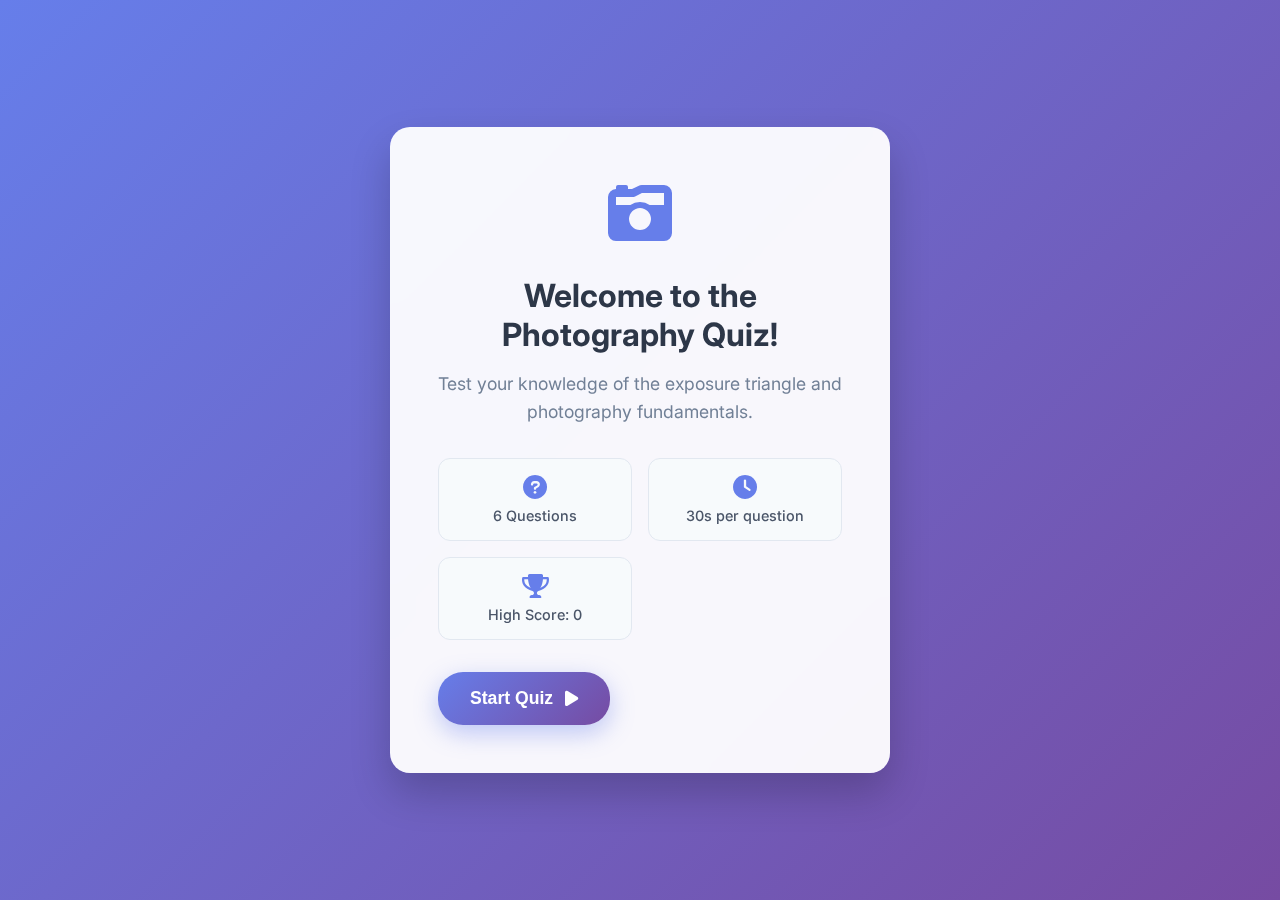
<file: coding/index.html>
<!DOCTYPE html>
<html lang="en">
<head>
  <meta charset="UTF-8">
  <meta name="viewport" content="width=device-width, initial-scale=1.0">
  <title>Photography Quiz - Master the Exposure Triangle</title>
  <link rel="stylesheet" href="style.css">
  <link href="https://fonts.googleapis.com/css2?family=Inter:wght@300;400;500;600;700&display=swap" rel="stylesheet">
  <link rel="stylesheet" href="https://cdnjs.cloudflare.com/ajax/libs/font-awesome/6.0.0/css/all.min.css">
</head>
<body>
  <div class="app-container">
    <!-- Header -->
    <header class="quiz-header">
      <div class="header-content">
        <h1><i class="fas fa-camera"></i> Photography Quiz</h1>
        <p>Master the Exposure Triangle</p>
      </div>
    </header>

    <!-- Progress Bar -->
    <div class="progress-container">
      <div class="progress-bar">
        <div class="progress-fill" id="progress-fill"></div>
      </div>
      <div class="progress-text">
        <span id="current-question">1</span> / <span id="total-questions">6</span>
      </div>
    </div>

    <!-- Timer -->
    <div class="timer-container">
      <div class="timer" id="timer">
        <i class="fas fa-clock"></i>
        <span id="time-left">30</span>s
      </div>
    </div>

    <!-- Main Quiz Container -->
    <div class="quiz-container" id="quiz-container">
      <div id="question-container">
        <!-- Question content will be injected here -->
      </div>
      
      <div id="controls">
        <div id="hint-area">
          <button id="hint-button" class="hint-btn">
            <i class="fas fa-lightbulb"></i>
            <span>Hint</span>
          </button>
          <img id="hint-logo" src="images/hint-logo.jpeg" alt="Hint Logo" style="display: none;">
        </div>                  
        <button id="next-button" class="next-btn">
          <span>Next Question</span>
          <i class="fas fa-arrow-right"></i>
        </button>
      </div>
    </div>

    <!-- Score Display -->
    <div class="score-display" id="score-display">
      <div class="score-circle">
        <span id="current-score">0</span>
      </div>
    </div>

    <!-- Welcome Screen -->
    <div class="welcome-screen" id="welcome-screen">
      <div class="welcome-content">
        <div class="welcome-icon">
          <i class="fas fa-camera-retro"></i>
        </div>
        <h2>Welcome to the Photography Quiz!</h2>
        <p>Test your knowledge of the exposure triangle and photography fundamentals.</p>
        
        <div class="quiz-stats">
          <div class="stat">
            <i class="fas fa-question-circle"></i>
            <span>6 Questions</span>
          </div>
          <div class="stat">
            <i class="fas fa-clock"></i>
            <span>30s per question</span>
          </div>
          <div class="stat">
            <i class="fas fa-trophy"></i>
            <span>High Score: <span id="high-score">0</span></span>
          </div>
        </div>

        <button id="start-quiz" class="start-btn">
          <span>Start Quiz</span>
          <i class="fas fa-play"></i>
        </button>
      </div>
    </div>

    <!-- Results Screen -->
    <div class="results-screen" id="results-screen" style="display: none;">
      <div class="results-content">
        <div class="results-header">
          <div class="results-icon">
            <i class="fas fa-trophy"></i>
          </div>
          <h2>Quiz Completed!</h2>
        </div>
        
        <div class="score-summary">
          <div class="final-score">
            <span id="final-score">0</span>
            <span class="score-label">/ 6</span>
          </div>
          <div class="score-percentage">
            <span id="score-percentage">0%</span>
          </div>
        </div>

        <div class="performance-details">
          <div class="detail-item">
            <i class="fas fa-check-circle"></i>
            <span>Correct: <span id="correct-answers">0</span></span>
          </div>
          <div class="detail-item">
            <i class="fas fa-times-circle"></i>
            <span>Incorrect: <span id="incorrect-answers">0</span></span>
          </div>
          <div class="detail-item">
            <i class="fas fa-stopwatch"></i>
            <span>Time: <span id="total-time">0s</span></span>
          </div>
        </div>

        <div class="feedback-message" id="feedback-message">
          <!-- Dynamic feedback based on score -->
        </div>

        <div class="action-buttons">
          <button id="restart-quiz" class="restart-btn">
            <i class="fas fa-redo"></i>
            <span>Try Again</span>
          </button>
          <button id="review-answers" class="review-btn">
            <i class="fas fa-eye"></i>
            <span>Review Answers</span>
          </button>
        </div>
      </div>
    </div>
  </div>

  <script src="script.js"></script>
</body>
</html>
</file>
<file: coding/style.css>
/* Reset and Base Styles */
* {
  margin: 0;
  padding: 0;
  box-sizing: border-box;
}

body {
  font-family: 'Inter', -apple-system, BlinkMacSystemFont, 'Segoe UI', sans-serif;
  background: linear-gradient(135deg, #667eea 0%, #764ba2 100%);
  min-height: 100vh;
  color: #333;
  overflow-x: hidden;
}

/* App Container */
.app-container {
  min-height: 100vh;
  display: flex;
  flex-direction: column;
  position: relative;
}

/* Header */
.quiz-header {
  background: rgba(255, 255, 255, 0.95);
  backdrop-filter: blur(10px);
  padding: 1.5rem 2rem;
  text-align: center;
  box-shadow: 0 2px 20px rgba(0, 0, 0, 0.1);
  position: sticky;
  top: 0;
  z-index: 100;
}

.header-content h1 {
  font-size: 2.5rem;
  font-weight: 700;
  color: #2d3748;
  margin-bottom: 0.5rem;
  display: flex;
  align-items: center;
  justify-content: center;
  gap: 0.75rem;
}

.header-content h1 i {
  color: #667eea;
  font-size: 2rem;
}

.header-content p {
  font-size: 1.1rem;
  color: #718096;
  font-weight: 500;
}

/* Progress Bar */
.progress-container {
  background: rgba(255, 255, 255, 0.9);
  padding: 1rem 2rem;
  display: flex;
  align-items: center;
  justify-content: space-between;
  gap: 1rem;
  box-shadow: 0 2px 10px rgba(0, 0, 0, 0.05);
}

.progress-bar {
  flex: 1;
  height: 8px;
  background: #e2e8f0;
  border-radius: 4px;
  overflow: hidden;
  position: relative;
}

.progress-fill {
  height: 100%;
  background: linear-gradient(90deg, #667eea, #764ba2);
  border-radius: 4px;
  transition: width 0.5s ease;
  width: 0%;
}

.progress-text {
  font-weight: 600;
  color: #4a5568;
  font-size: 0.9rem;
  white-space: nowrap;
}

/* Timer */
.timer-container {
  background: rgba(255, 255, 255, 0.9);
  padding: 0.75rem 2rem;
  display: flex;
  justify-content: center;
  border-bottom: 1px solid #e2e8f0;
}

.timer {
  display: flex;
  align-items: center;
  gap: 0.5rem;
  font-weight: 600;
  color: #4a5568;
  font-size: 1rem;
  padding: 0.5rem 1rem;
  background: #f7fafc;
  border-radius: 25px;
  border: 2px solid #e2e8f0;
  transition: all 0.3s ease;
}

.timer.warning {
  color: #d69e2e;
  border-color: #f6e05e;
  background: #fef5e7;
  animation: pulse 1s infinite;
}

.timer.danger {
  color: #e53e3e;
  border-color: #fc8181;
  background: #fed7d7;
  animation: pulse 0.5s infinite;
}

@keyframes pulse {
  0%, 100% { transform: scale(1); }
  50% { transform: scale(1.05); }
}

/* Main Quiz Container */
.quiz-container {
  flex: 1;
  max-width: 800px;
  margin: 2rem auto;
  padding: 2rem;
  background: rgba(255, 255, 255, 0.95);
  backdrop-filter: blur(10px);
  border-radius: 20px;
  box-shadow: 0 20px 40px rgba(0, 0, 0, 0.1);
  position: relative;
  overflow: visible;
  min-height: 400px;
  display: flex;
  flex-direction: column;
}

.quiz-container::before {
  content: '';
  position: absolute;
  top: 0;
  left: 0;
  right: 0;
  height: 4px;
  background: linear-gradient(90deg, #667eea, #764ba2);
}

/* Question Styles */
.question-text {
  font-size: 1.5rem;
  font-weight: 600;
  color: #2d3748;
  margin-bottom: 2rem;
  line-height: 1.4;
  text-align: center;
  flex-shrink: 0;
}

#question-container {
  flex: 1;
  display: flex;
  flex-direction: column;
  min-height: 0;
}

.quiz-container img {
  width: 100%;
  max-width: 400px;
  height: 300px;
  object-fit: cover;
  border-radius: 15px;
  margin: 1.5rem auto;
  display: block;
  box-shadow: 0 10px 30px rgba(0, 0, 0, 0.2);
  transition: transform 0.3s ease;
  flex-shrink: 0;
}

.quiz-container img:hover {
  transform: scale(1.02);
}

/* Answer Buttons */
.answers {
  display: grid;
  grid-template-columns: repeat(2, 1fr);
  gap: 1rem;
  margin: 2rem 0;
  flex-shrink: 0;
}

.answer-button {
  background: linear-gradient(135deg, #667eea 0%, #764ba2 100%);
  color: white;
  border: none;
  padding: 1.25rem 1.5rem;
  border-radius: 12px;
  font-size: 1rem;
  font-weight: 500;
  cursor: pointer;
  transition: all 0.3s ease;
  position: relative;
  overflow: hidden;
  text-align: center;
  min-height: 60px;
  display: flex;
  align-items: center;
  justify-content: center;
}

.answer-button::before {
  content: '';
  position: absolute;
  top: 0;
  left: -100%;
  width: 100%;
  height: 100%;
  background: linear-gradient(90deg, transparent, rgba(255, 255, 255, 0.2), transparent);
  transition: left 0.5s ease;
}

.answer-button:hover::before {
  left: 100%;
}

.answer-button:hover {
  transform: translateY(-2px);
  box-shadow: 0 10px 25px rgba(102, 126, 234, 0.4);
}

.answer-button:active {
  transform: translateY(0);
}

.answer-button.correct {
  background: linear-gradient(135deg, #48bb78 0%, #38a169 100%);
  animation: correctAnswer 0.6s ease;
}

.answer-button.incorrect {
  background: linear-gradient(135deg, #f56565 0%, #e53e3e 100%);
  animation: incorrectAnswer 0.6s ease;
}

.answer-button.disabled {
  opacity: 0.7;
  cursor: not-allowed;
  transform: none;
}

@keyframes correctAnswer {
  0%, 100% { transform: scale(1); }
  50% { transform: scale(1.05); }
}

@keyframes incorrectAnswer {
  0%, 100% { transform: scale(1); }
  25% { transform: scale(0.95); }
  50% { transform: scale(1.05); }
}

/* Controls */
#controls {
  display: flex;
  justify-content: space-between;
  align-items: center;
  margin-top: auto;
  gap: 1rem;
  flex-shrink: 0;
}

/* Hint Styles */
#hint-area {
  display: flex;
  flex-direction: column;
  align-items: flex-start;
  gap: 0.75rem;
  margin-top: 1rem;
}

.hint-btn {
  display: flex;
  align-items: center;
  gap: 0.5rem;
  padding: 0.75rem 1.25rem;
  background: linear-gradient(135deg, #f6ad55 0%, #ed8936 100%);
  color: white;
  border: none;
  border-radius: 25px;
  font-size: 0.9rem;
  font-weight: 500;
  cursor: pointer;
  transition: all 0.3s ease;
  box-shadow: 0 4px 15px rgba(246, 173, 85, 0.3);
}

.hint-btn:hover {
  transform: translateY(-2px);
  box-shadow: 0 8px 25px rgba(246, 173, 85, 0.4);
}

#hint {
  color: #4a5568;
  font-style: italic;
  font-size: 0.95rem;
  text-align: left;
  width: 100%;
  max-width: 600px;
  padding: 1rem;
  margin: 1rem auto;
  background: linear-gradient(135deg, #f7fafc 0%, #edf2f7 100%);
  border-radius: 12px;
  border-left: 4px solid #f6ad55;
  box-shadow: 0 4px 15px rgba(0, 0, 0, 0.05);
  animation: slideIn 0.3s ease;
  display: flex;
  align-items: center;
  gap: 0.75rem;
}

@keyframes slideIn {
  from {
    opacity: 0;
    transform: translateY(-10px);
  }
  to {
    opacity: 1;
    transform: translateY(0);
  }
}

#hint-logo {
  width: 50px;
  height: 50px;
  cursor: pointer;
  transition: all 0.3s ease;
  border-radius: 50%;
  object-fit: cover;
  background: #fff9c4;
  padding: 5px;
  box-shadow: 0 4px 15px rgba(0, 0, 0, 0.1);
}

#hint-logo:hover {
  transform: scale(1.1) rotate(5deg);
  box-shadow: 0 8px 25px rgba(0, 0, 0, 0.15);
}

/* Next Button */
.next-btn {
  display: flex;
  align-items: center;
  gap: 0.5rem;
  padding: 0.75rem 1.5rem;
  background: linear-gradient(135deg, #48bb78 0%, #38a169 100%);
  color: white;
  border: none;
  border-radius: 25px;
  font-size: 1rem;
  font-weight: 500;
  cursor: pointer;
  transition: all 0.3s ease;
  box-shadow: 0 4px 15px rgba(72, 187, 120, 0.3);
}

.next-btn:hover {
  transform: translateY(-2px);
  box-shadow: 0 8px 25px rgba(72, 187, 120, 0.4);
}

.next-btn:disabled {
  opacity: 0.6;
  cursor: not-allowed;
  transform: none;
}

/* Score Display */
.score-display {
  position: fixed;
  top: 2rem;
  right: 2rem;
  z-index: 1000;
}

.score-circle {
  width: 80px;
  height: 80px;
  background: linear-gradient(135deg, #667eea 0%, #764ba2 100%);
  border-radius: 50%;
  display: flex;
  align-items: center;
  justify-content: center;
  color: white;
  font-size: 1.5rem;
  font-weight: 700;
  box-shadow: 0 10px 30px rgba(102, 126, 234, 0.4);
  animation: scorePulse 2s infinite;
}

@keyframes scorePulse {
  0%, 100% { transform: scale(1); }
  50% { transform: scale(1.05); }
}

/* Welcome Screen */
.welcome-screen {
  position: fixed;
  top: 0;
  left: 0;
  right: 0;
  bottom: 0;
  background: linear-gradient(135deg, #667eea 0%, #764ba2 100%);
  display: flex;
  align-items: center;
  justify-content: center;
  z-index: 2000;
  animation: fadeIn 0.5s ease;
}

@keyframes fadeIn {
  from { opacity: 0; }
  to { opacity: 1; }
}

.welcome-content {
  background: rgba(255, 255, 255, 0.95);
  backdrop-filter: blur(10px);
  padding: 3rem;
  border-radius: 20px;
  text-align: center;
  max-width: 500px;
  width: 90%;
  box-shadow: 0 20px 40px rgba(0, 0, 0, 0.2);
}

.welcome-icon {
  font-size: 4rem;
  color: #667eea;
  margin-bottom: 1.5rem;
  animation: bounce 2s infinite;
}

@keyframes bounce {
  0%, 20%, 50%, 80%, 100% { transform: translateY(0); }
  40% { transform: translateY(-10px); }
  60% { transform: translateY(-5px); }
}

.welcome-content h2 {
  font-size: 2rem;
  font-weight: 700;
  color: #2d3748;
  margin-bottom: 1rem;
}

.welcome-content p {
  font-size: 1.1rem;
  color: #718096;
  margin-bottom: 2rem;
  line-height: 1.6;
}

.quiz-stats {
  display: grid;
  grid-template-columns: repeat(auto-fit, minmax(150px, 1fr));
  gap: 1rem;
  margin-bottom: 2rem;
}

.stat {
  display: flex;
  flex-direction: column;
  align-items: center;
  gap: 0.5rem;
  padding: 1rem;
  background: #f7fafc;
  border-radius: 12px;
  border: 1px solid #e2e8f0;
}

.stat i {
  font-size: 1.5rem;
  color: #667eea;
}

.stat span {
  font-weight: 500;
  color: #4a5568;
  font-size: 0.9rem;
}

.start-btn {
  display: flex;
  align-items: center;
  gap: 0.75rem;
  padding: 1rem 2rem;
  background: linear-gradient(135deg, #667eea 0%, #764ba2 100%);
  color: white;
  border: none;
  border-radius: 25px;
  font-size: 1.1rem;
  font-weight: 600;
  cursor: pointer;
  transition: all 0.3s ease;
  box-shadow: 0 8px 25px rgba(102, 126, 234, 0.4);
}

.start-btn:hover {
  transform: translateY(-3px);
  box-shadow: 0 15px 35px rgba(102, 126, 234, 0.5);
}

/* Results Screen */
.results-screen {
  position: fixed;
  top: 0;
  left: 0;
  right: 0;
  bottom: 0;
  background: linear-gradient(135deg, #667eea 0%, #764ba2 100%);
  display: flex;
  align-items: center;
  justify-content: center;
  z-index: 2000;
  animation: fadeIn 0.5s ease;
}

.results-content {
  background: rgba(255, 255, 255, 0.95);
  backdrop-filter: blur(10px);
  padding: 3rem;
  border-radius: 20px;
  text-align: center;
  max-width: 600px;
  width: 90%;
  box-shadow: 0 20px 40px rgba(0, 0, 0, 0.2);
}

.results-header {
  margin-bottom: 2rem;
}

.results-icon {
  font-size: 4rem;
  color: #f6ad55;
  margin-bottom: 1rem;
  animation: trophyBounce 1s ease;
}

@keyframes trophyBounce {
  0% { transform: scale(0) rotate(-180deg); }
  50% { transform: scale(1.2) rotate(0deg); }
  100% { transform: scale(1) rotate(0deg); }
}

.results-header h2 {
  font-size: 2rem;
  font-weight: 700;
  color: #2d3748;
}

.score-summary {
  margin-bottom: 2rem;
}

.final-score {
  font-size: 3rem;
  font-weight: 700;
  color: #667eea;
  margin-bottom: 0.5rem;
}

.score-label {
  font-size: 1.5rem;
  color: #718096;
}

.score-percentage {
  font-size: 1.25rem;
  color: #4a5568;
  font-weight: 500;
}

.performance-details {
  display: grid;
  grid-template-columns: repeat(auto-fit, minmax(150px, 1fr));
  gap: 1rem;
  margin-bottom: 2rem;
}

.detail-item {
  display: flex;
  align-items: center;
  gap: 0.5rem;
  padding: 1rem;
  background: #f7fafc;
  border-radius: 12px;
  border: 1px solid #e2e8f0;
  font-weight: 500;
  color: #4a5568;
}

.detail-item i {
  font-size: 1.25rem;
}

.detail-item i.fa-check-circle {
  color: #48bb78;
}

.detail-item i.fa-times-circle {
  color: #f56565;
}

.detail-item i.fa-stopwatch {
  color: #667eea;
}

.feedback-message {
  padding: 1.5rem;
  background: linear-gradient(135deg, #f7fafc 0%, #edf2f7 100%);
  border-radius: 12px;
  border-left: 4px solid #667eea;
  margin-bottom: 2rem;
  font-size: 1.1rem;
  color: #4a5568;
  line-height: 1.6;
}

.action-buttons {
  display: flex;
  gap: 1rem;
  justify-content: center;
  flex-wrap: wrap;
}

.restart-btn, .review-btn {
  display: flex;
  align-items: center;
  gap: 0.5rem;
  padding: 0.75rem 1.5rem;
  border: none;
  border-radius: 25px;
  font-size: 1rem;
  font-weight: 500;
  cursor: pointer;
  transition: all 0.3s ease;
}

.restart-btn {
  background: linear-gradient(135deg, #667eea 0%, #764ba2 100%);
  color: white;
  box-shadow: 0 4px 15px rgba(102, 126, 234, 0.3);
}

.restart-btn:hover {
  transform: translateY(-2px);
  box-shadow: 0 8px 25px rgba(102, 126, 234, 0.4);
}

.review-btn {
  background: linear-gradient(135deg, #f6ad55 0%, #ed8936 100%);
  color: white;
  box-shadow: 0 4px 15px rgba(246, 173, 85, 0.3);
}

.review-btn:hover {
  transform: translateY(-2px);
  box-shadow: 0 8px 25px rgba(246, 173, 85, 0.4);
}

/* Responsive Design */
@media (max-width: 768px) {
  .header-content h1 {
    font-size: 2rem;
  }
  
  .quiz-container {
    margin: 1rem;
    padding: 1.5rem;
  }
  
  .answers {
    grid-template-columns: repeat(2, 1fr);
    gap: 0.75rem;
  }
  
  #controls {
    flex-direction: column;
    align-items: stretch;
  }
  
  #hint {
    max-width: 100%;
    margin: 1rem 0;
  }
  
  .score-display {
    top: 1rem;
    right: 1rem;
  }
  
  .score-circle {
    width: 60px;
    height: 60px;
    font-size: 1.25rem;
  }
  
  .welcome-content, .results-content {
    padding: 2rem;
    margin: 1rem;
  }
  
  .quiz-stats, .performance-details {
    grid-template-columns: 1fr;
  }
  
  .action-buttons {
    flex-direction: column;
  }
}

@media (max-width: 480px) {
  .header-content h1 {
    font-size: 1.75rem;
  }
  
  .question-text {
    font-size: 1.25rem;
  }
  
  .answers {
    grid-template-columns: 1fr;
    gap: 0.5rem;
  }
  
  .answer-button {
    padding: 1rem;
    font-size: 0.9rem;
  }
  
  .welcome-content h2, .results-header h2 {
    font-size: 1.5rem;
  }
  
  .final-score {
    font-size: 2.5rem;
  }
}

/* Utility Classes */
.hidden {
  display: none !important;
}

.fade-out {
  animation: fadeOut 0.5s ease forwards;
}

@keyframes fadeOut {
  from { opacity: 1; }
  to { opacity: 0; }
}

.slide-up {
  animation: slideUp 0.5s ease;
}

@keyframes slideUp {
  from {
    opacity: 0;
    transform: translateY(20px);
  }
  to {
    opacity: 1;
    transform: translateY(0);
  }
}
</file>
